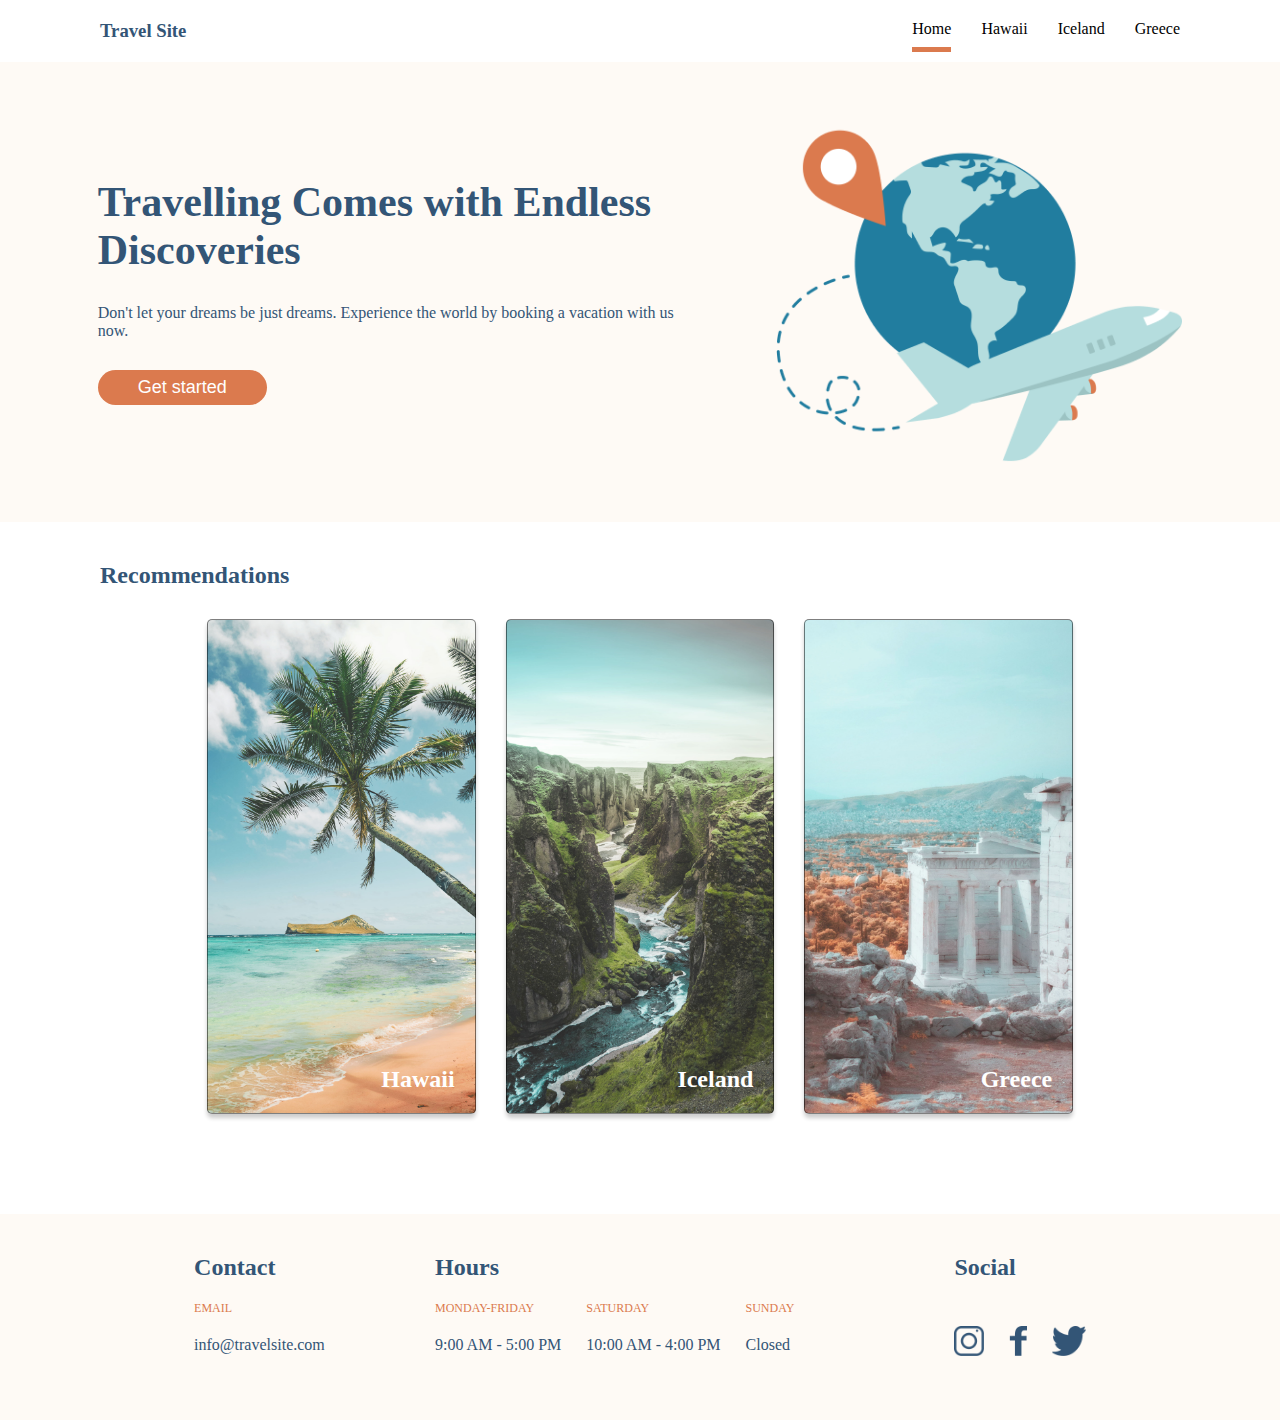
<file: index.html>
<!DOCTYPE html>
<html lang="en">
  <head>
    <meta charset="UTF-8" />
    <meta http-equiv="X-UA-Compatible" content="IE=edge" />
    <meta name="viewport" content="width=device-width, initial-scale=1.0" />
    <link rel="stylesheet" type="text/css" href="./css/global.css" />
    <link rel="stylesheet" type="text/css" href="./css/main.css" />
    <title>Travel Site - Packing Is Your Second Job</title>
  </head>
  <body>
    <header>
      <!-- Main Navigation -->
      <nav class="main-nav">
        <!-- Travel Site Logo -->
        <h3><a href="./index.html">Travel Site</a></h3>
        <ul class="main-nav__links">
          <!-- Destination Pages -->
          <li>
            <a class="main-nav--active-page" href="./index.html">Home</a>
          </li>
          <li><a href="./pages/hawaii.html">Hawaii</a></li>
          <li><a href="./pages/iceland.html">Iceland</a></li>
          <li><a href="./pages/greece.html">Greece</a></li>
        </ul>
      </nav>
      <section class="nav-hero">
        <!-- Hero Content -->
        <div class="nav-hero__content">
          <h1>Travelling Comes with Endless Discoveries</h1>
          <p>
            Don't let your dreams be just dreams. Experience the world by
            booking a vacation with us now.
          </p>
          <button class="nav-hero__button">
            <a href="./pages/contact-us.html">Get started</a>
          </button>
        </div>
        <!-- Hero Image -->
        <img
          class="nav-hero__image"
          src="./assets/images/hero.png"
          alt="Airplane Around The Globe"
        />
      </section>
    </header>
    <main>
      <!--Destination Cards -->
      <h2>Recommendations</h2>
      <div class="destination-container">
        <!-- Hawaii -->
        <a href="./pages/hawaii.html">
          <div class="destination-card destination-card--hawaii">
            <h2>Hawaii</h2>
          </div>
        </a>
        <!-- Iceland -->
        <a href="./pages/iceland.html">
          <div class="destination-card destination-card--iceland">
            <h2>Iceland</h2>
          </div>
        </a>
        <!-- Greece -->
        <a href="./pages/greece.html">
          <div class="destination-card destination-card--greece">
            <h2>Greece</h2>
          </div>
        </a>
      </div>
    </main>
    <!-- Company Info -->
    <footer>
      <!-- Company Info Container -->
      <div class="company-info-container">
        <!-- Company Contact -->
        <div class="company-info">
          <h2>Contact</h2>
          <ul class="company-info__contact">
            <li>Email</li>
            <li>info@travelsite.com</li>
          </ul>
        </div>
        <!-- Company Hours -->
        <div class="company-info__days">
          <h2>Hours</h2>
          <div class="company-info__hours-container">
            <!-- Monday - Friday -->
            <ul class="company-info__hours">
              <li>Monday-Friday</li>
              <li>9:00 AM - 5:00 PM</li>
            </ul>
            <!-- Saturday -->
            <ul class="company-info__hours">
              <li>Saturday</li>
              <li>10:00 AM - 4:00 PM</li>
            </ul>
            <!-- Sunday -->
            <ul class="company-info__hours">
              <li>Sunday</li>
              <li>Closed</li>
            </ul>
          </div>
        </div>
        <!-- Social Media -->
        <div class="company-info">
          <h2>Social</h2>
          <ul class="company-info__social-media">
            <!-- Instagram -->
            <li>
              <a href="https://www.instagram.com">
                <img src="./assets/icons/instagram.png" alt="Instagram" />
              </a>
            </li>
            <!-- Facebook -->
            <li>
              <a href="https://www.facebook.com">
                <img src="./assets/icons/facebook.png" alt="Facebook" />
              </a>
            </li>
            <!-- Twitter -->
            <li>
              <a href="https://www.twitter.com">
                <img src="./assets/icons/twitter.png" alt="Twitter" />
              </a>
            </li>
          </ul>
        </div>
      </div>
    </footer>
  </body>
</html>
</file>
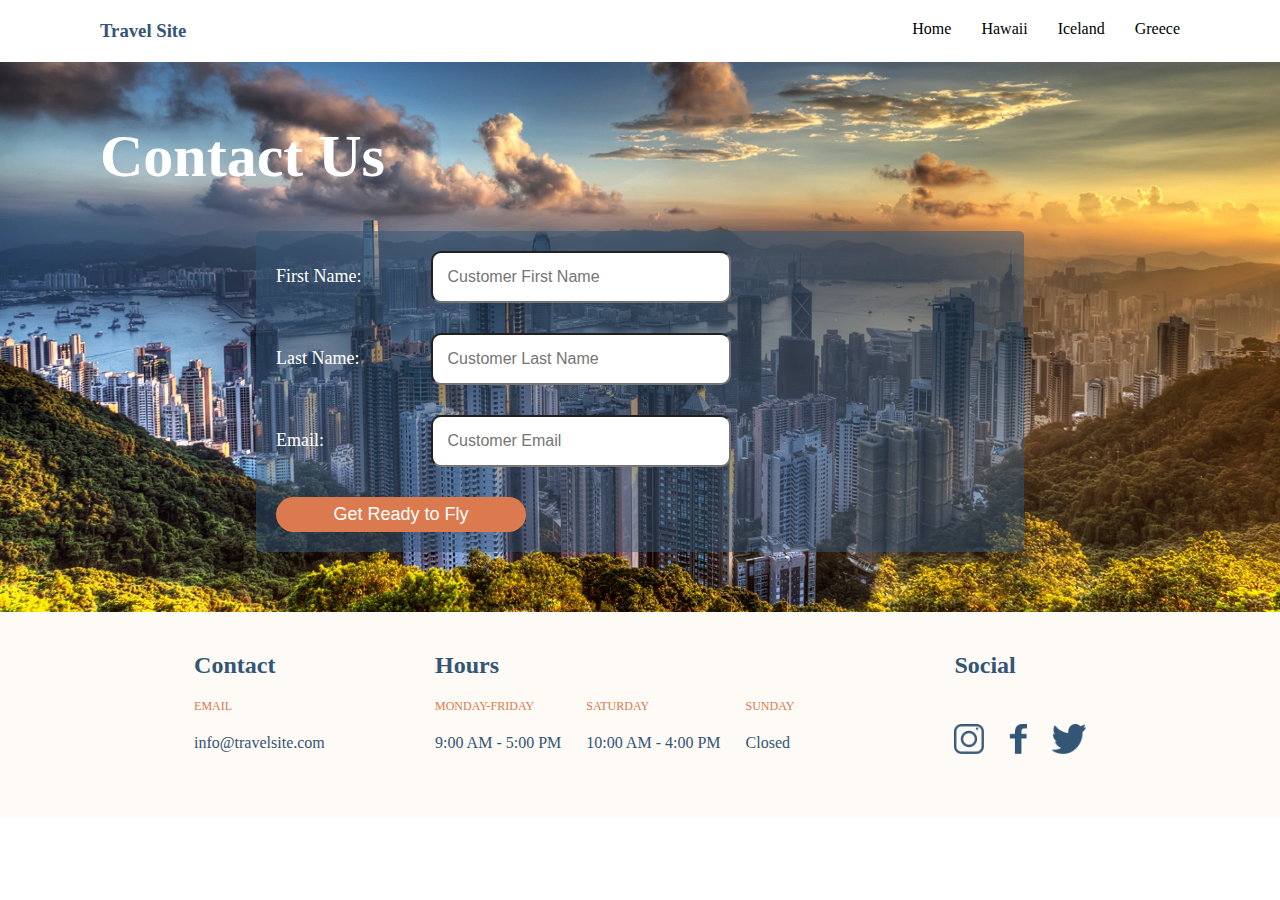
<file: pages/contact-us.html>
<!DOCTYPE html>
<html lang="en">
  <head>
    <meta charset="UTF-8" />
    <meta http-equiv="X-UA-Compatible" content="IE=edge" />
    <meta name="viewport" content="width=device-width, initial-scale=1.0" />
    <link rel="stylesheet" type="text/css" href="../css/global.css" />
    <link rel="stylesheet" type="text/css" href="../css/form.css" />
    <title>Travel Site - Contact Us</title>
  </head>
  <body>
    <header>
      <nav class="main-nav">
        <!-- Travel Site Logo -->
        <h3><a href="../index.html">Travel Site</a></h3>
        <ul class="main-nav__links">
          <!-- Destination Pages -->
          <li><a href="../index.html">Home</a></li>
          <li><a href="hawaii.html">Hawaii</a></li>
          <li><a href="iceland.html">Iceland</a></li>
          <li><a href="greece.html">Greece</a></li>
        </ul>
      </nav>
    </header>
    <!-- Form -->
    <main class="contact-us contact-us--hong-kong">
      <h1>Contact Us</h1>
      <form class="contact-us__form">
        <!-- First Name -->
        <ul>
          <li class="contact-us__cx-info">
            <label for="first-name">First Name: </label>
            <input
              type="text"
              id="first-name"
              placeholder="Customer First Name"
            />
          </li>
        </ul>

        <!-- Last name -->
        <ul>
          <li class="contact-us__cx-info">
            <label for="last-name">Last Name: </label>
            <input
              type="text"
              id="last-name"
              placeholder="Customer Last Name"
            />
          </li>
        </ul>
        <!-- Email -->
        <ul>
          <li class="contact-us__cx-info">
            <label for="last-name">Email: </label>
            <input type="text" id="last-name" placeholder="Customer Email" />
          </li>
        </ul>
        <button class="contact-us__button">
          <p>Get Ready to Fly</p>
        </button>
      </form>
    </main>
    <!-- Company Info -->
    <footer>
      <!-- Company Info Container -->
      <div class="company-info-container">
        <!-- Company Contact -->
        <div class="company-info">
          <h2>Contact</h2>
          <ul class="company-info__contact">
            <li>Email</li>
            <li>info@travelsite.com</li>
          </ul>
        </div>
        <!-- Company Hours -->
        <div class="company-info__days">
          <h2>Hours</h2>
          <div class="company-info__hours-container">
            <!-- Monday - Friday -->
            <ul class="company-info__hours">
              <li>Monday-Friday</li>
              <li>9:00 AM - 5:00 PM</li>
            </ul>
            <!-- Saturday -->
            <ul class="company-info__hours">
              <li>Saturday</li>
              <li>10:00 AM - 4:00 PM</li>
            </ul>
            <!-- Sunday -->
            <ul class="company-info__hours">
              <li>Sunday</li>
              <li>Closed</li>
            </ul>
          </div>
        </div>
        <!-- Social Media -->
        <div class="company-info">
          <h2>Social</h2>
          <ul class="company-info__social-media">
            <!-- Instagram -->
            <li>
              <a href="https://www.instagram.com">
                <img src="../assets/icons/instagram.png" alt="Instagram" />
              </a>
            </li>
            <!-- Facebook -->
            <li>
              <a href="https://www.facebook.com">
                <img src="../assets/icons/facebook.png" alt="Facebook" />
              </a>
            </li>
            <!-- Twitter -->
            <li>
              <a href="https://www.twitter.com">
                <img src="../assets/icons/twitter.png" alt="Twitter" />
              </a>
            </li>
          </ul>
        </div>
      </div>
    </footer>
  </body>
</html>
</file>
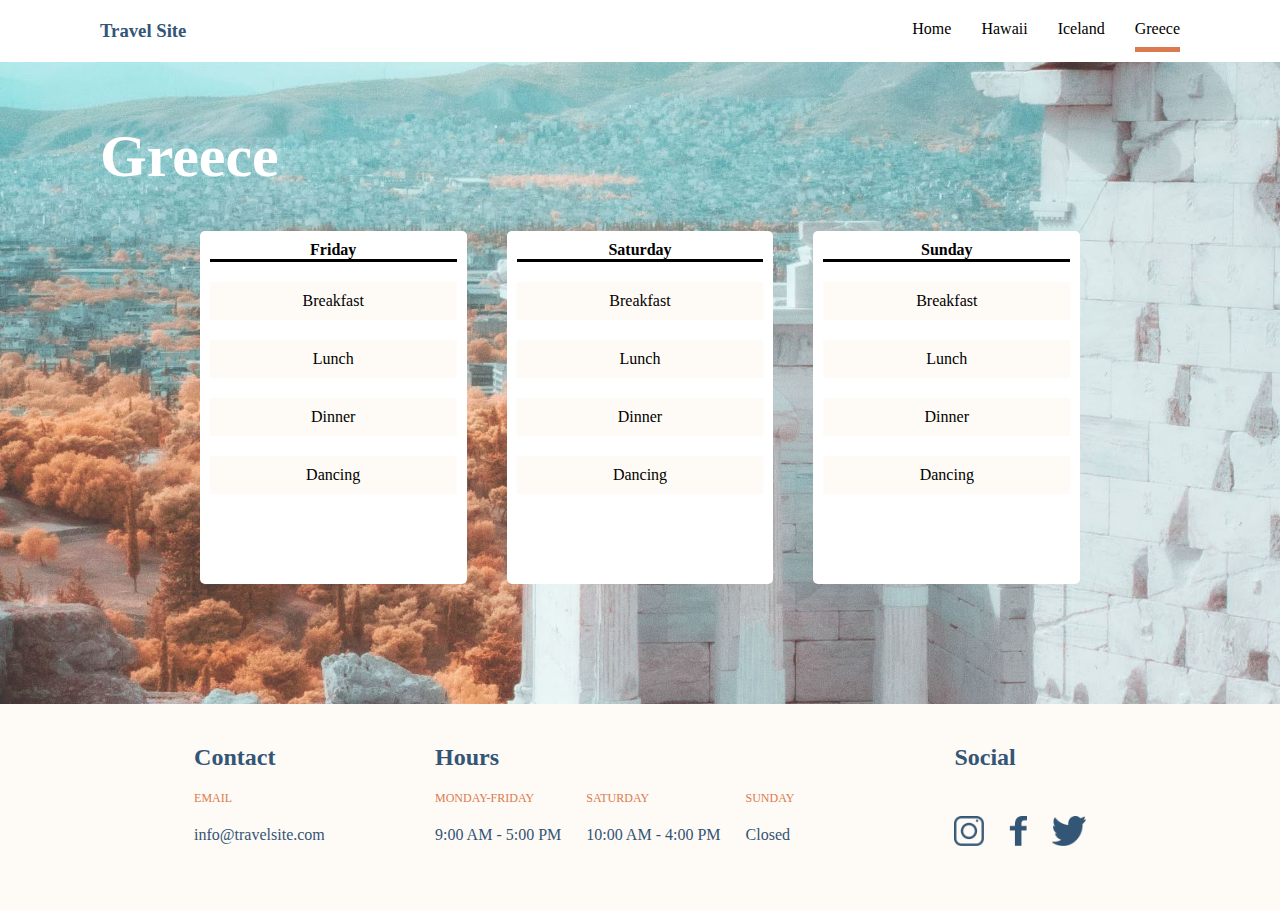
<file: pages/greece.html>
<!DOCTYPE html>
<html lang="en">
	<head>
		<meta charset="UTF-8" />
		<meta http-equiv="X-UA-Compatible" content="IE=edge" />
		<meta name="viewport" content="width=device-width, initial-scale=1.0" />
		<link rel="stylesheet" type="text/css" href="../css/global.css" />
		<link rel="stylesheet" type="text/css" href="../css/destinations.css" />
		<title>Travel Site - Greece</title>
	</head>
	<body>
		<header>
			<!-- Main Navigation -->
			<nav class="main-nav">
				<!-- Travel Site Logo -->
				<h3><a href="../index.html">Travel Site</a></h3>
				<ul class="main-nav__links">
					<!-- Destination Pages -->
					<li><a href="../index.html">Home</a></li>
					<li><a href="../pages/hawaii.html">Hawaii</a></li>
					<li><a href="../pages/iceland.html">Iceland</a></li>
					<li>
						<a class="main-nav--active-page" href="../pages/greece.html">Greece</a>
					</li>
				</ul>
			</nav>
		</header>
		<main class="destination destination--greece">
			<h1>Greece</h1>
			<div class="destination-container">
				<div class="destination__card">
					<p>Friday</p>
					<ul class="destination__card-activity">
						<li>Breakfast</li>
						<li>Lunch</li>
						<li>Dinner</li>
						<li>Dancing</li>
					</ul>
				</div>
				<div class="destination__card">
					<p>Saturday</p>
					<ul class="destination__card-activity">
						<li>Breakfast</li>
						<li>Lunch</li>
						<li>Dinner</li>
						<li>Dancing</li>
					</ul>
				</div>
				<div class="destination__card">
					<p>Sunday</p>
					<ul class="destination__card-activity">
						<li>Breakfast</li>
						<li>Lunch</li>
						<li>Dinner</li>
						<li>Dancing</li>
					</ul>
				</div>
			</div>
		</main>
		<!-- Company Info -->
		<footer>
			<!-- Company Info Container -->
			<div class="company-info-container">
				<!-- Company Contact -->
				<div class="company-info">
					<h2>Contact</h2>
					<ul class="company-info__contact">
						<li>Email</li>
						<li>info@travelsite.com</li>
					</ul>
				</div>
				<!-- Company Hours -->
				<div class="company-info__days">
					<h2>Hours</h2>
					<div class="company-info__hours-container">
						<!-- Monday - Friday -->
						<ul class="company-info__hours">
							<li>Monday-Friday</li>
							<li>9:00 AM - 5:00 PM</li>
						</ul>
						<!-- Saturday -->
						<ul class="company-info__hours">
							<li>Saturday</li>
							<li>10:00 AM - 4:00 PM</li>
						</ul>
						<!-- Sunday -->
						<ul class="company-info__hours">
							<li>Sunday</li>
							<li>Closed</li>
						</ul>
					</div>
				</div>
				<!-- Social Media -->
				<div class="company-info">
					<h2>Social</h2>
					<ul class="company-info__social-media">
						<!-- Instagram -->
						<li>
							<a href="https://www.instagram.com">
								<img src="../assets/icons/instagram.png" alt="Instagram" />
							</a>
						</li>
						<!-- Facebook -->
						<li>
							<a href="https://www.facebook.com">
								<img src="../assets/icons/facebook.png" alt="Facebook" />
							</a>
						</li>
						<!-- Twitter -->
						<li>
							<a href="https://www.twitter.com">
								<img src="../assets/icons/twitter.png" alt="Twitter" />
							</a>
						</li>
					</ul>
				</div>
			</div>
		</footer>
	</body>
</html>
</file>
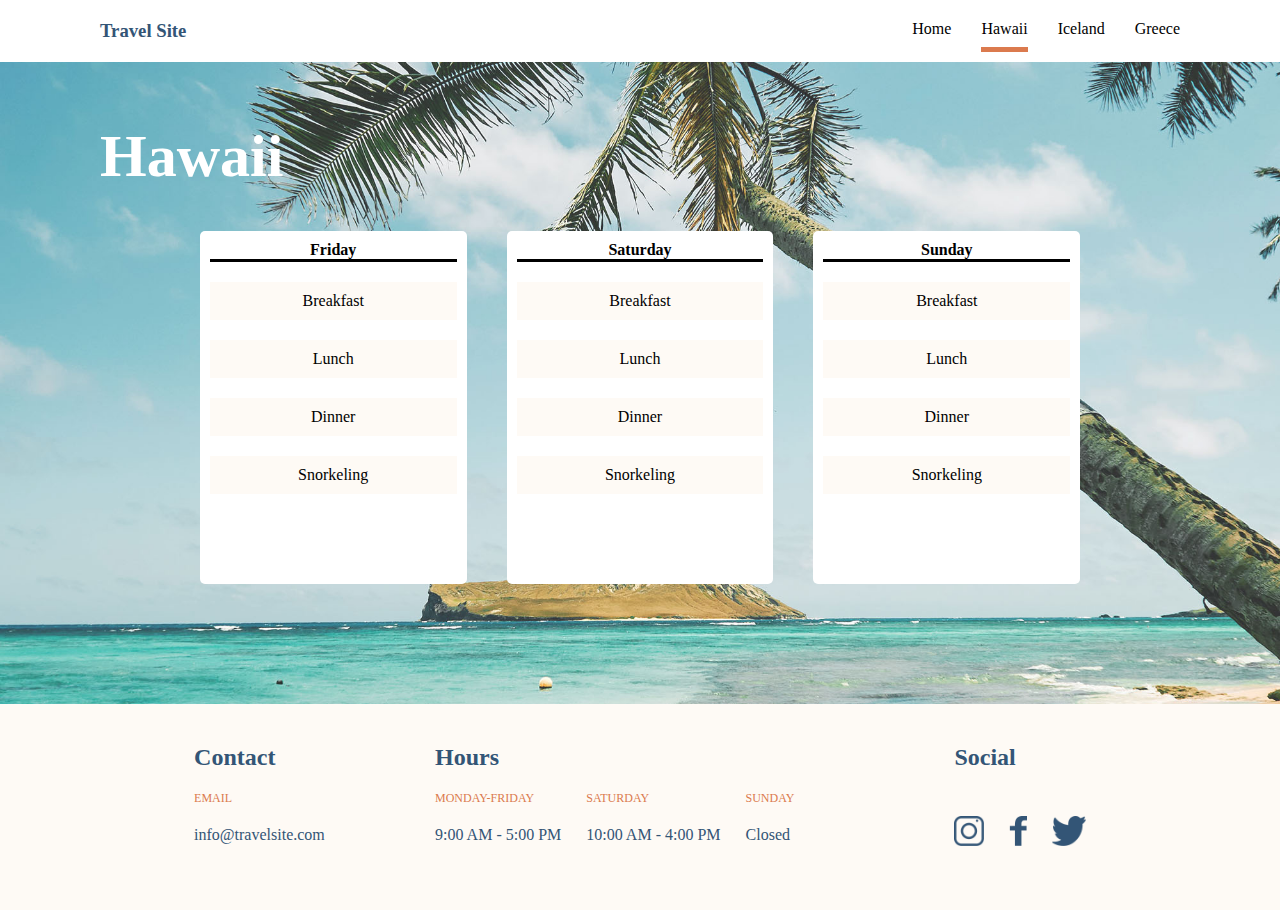
<file: pages/hawaii.html>
<!DOCTYPE html>
<html lang="en">
	<head>
		<meta charset="UTF-8" />
		<meta http-equiv="X-UA-Compatible" content="IE=edge" />
		<meta name="viewport" content="width=device-width, initial-scale=1.0" />
		<link rel="stylesheet" type="text/css" href="../css/global.css" />
		<link rel="stylesheet" type="text/css" href="../css/destinations.css" />
		<title>Travel Site - Hawaii</title>
	</head>
	<body>
		<header>
			<!-- Main Navigation -->
			<nav class="main-nav">
				<!-- Travel Site Logo -->
				<h3><a href="../index.html">Travel Site</a></h3>
				<ul class="main-nav__links">
					<!-- Destination Pages -->
					<li><a href="../index.html">Home</a></li>
					<!-- Active Page -->
					<li>
						<a class="main-nav--active-page" href="../pages/hawaii.html">Hawaii</a>
					</li>
					<li><a href="../pages/iceland.html">Iceland</a></li>
					<li><a href="../pages/greece.html">Greece</a></li>
				</ul>
			</nav>
		</header>
		<main class="destination destination--hawaii">
			<h1>Hawaii</h1>
			<div class="destination-container">
				<!-- Friday -->
				<div class="destination__card">
					<p>Friday</p>
					<ul class="destination__card-activity">
						<li>Breakfast</li>
						<li>Lunch</li>
						<li>Dinner</li>
						<li>Snorkeling</li>
					</ul>
				</div>
				<!-- Saturday -->
				<div class="destination__card">
					<p>Saturday</p>
					<ul class="destination__card-activity">
						<li>Breakfast</li>
						<li>Lunch</li>
						<li>Dinner</li>
						<li>Snorkeling</li>
					</ul>
				</div>
				<!-- Sunday -->
				<div class="destination__card">
					<p>Sunday</p>
					<ul class="destination__card-activity">
						<li>Breakfast</li>
						<li>Lunch</li>
						<li>Dinner</li>
						<li>Snorkeling</li>
					</ul>
				</div>
			</div>
		</main>
		<!-- Company Info -->
		<footer>
			<!-- Company Info Container -->
			<div class="company-info-container">
				<!-- Company Contact -->
				<div class="company-info">
					<h2>Contact</h2>
					<ul class="company-info__contact">
						<li>Email</li>
						<li>info@travelsite.com</li>
					</ul>
				</div>
				<!-- Company Hours -->
				<div class="company-info__days">
					<h2>Hours</h2>
					<div class="company-info__hours-container">
						<!-- Monday - Friday -->
						<ul class="company-info__hours">
							<li>Monday-Friday</li>
							<li>9:00 AM - 5:00 PM</li>
						</ul>
						<!-- Saturday -->
						<ul class="company-info__hours">
							<li>Saturday</li>
							<li>10:00 AM - 4:00 PM</li>
						</ul>
						<!-- Sunday -->
						<ul class="company-info__hours">
							<li>Sunday</li>
							<li>Closed</li>
						</ul>
					</div>
				</div>
				<!-- Social Media -->
				<div class="company-info">
					<h2>Social</h2>
					<ul class="company-info__social-media">
						<!-- Instagram -->
						<li>
							<a href="https://www.instagram.com">
								<img src="../assets/icons/instagram.png" alt="Instagram" />
							</a>
						</li>
						<!-- Facebook -->
						<li>
							<a href="https://www.facebook.com">
								<img src="../assets/icons/facebook.png" alt="Facebook" />
							</a>
						</li>
						<!-- Twitter -->
						<li>
							<a href="https://www.twitter.com">
								<img src="../assets/icons/twitter.png" alt="Twitter" />
							</a>
						</li>
					</ul>
				</div>
			</div>
		</footer>
	</body>
</html>
</file>
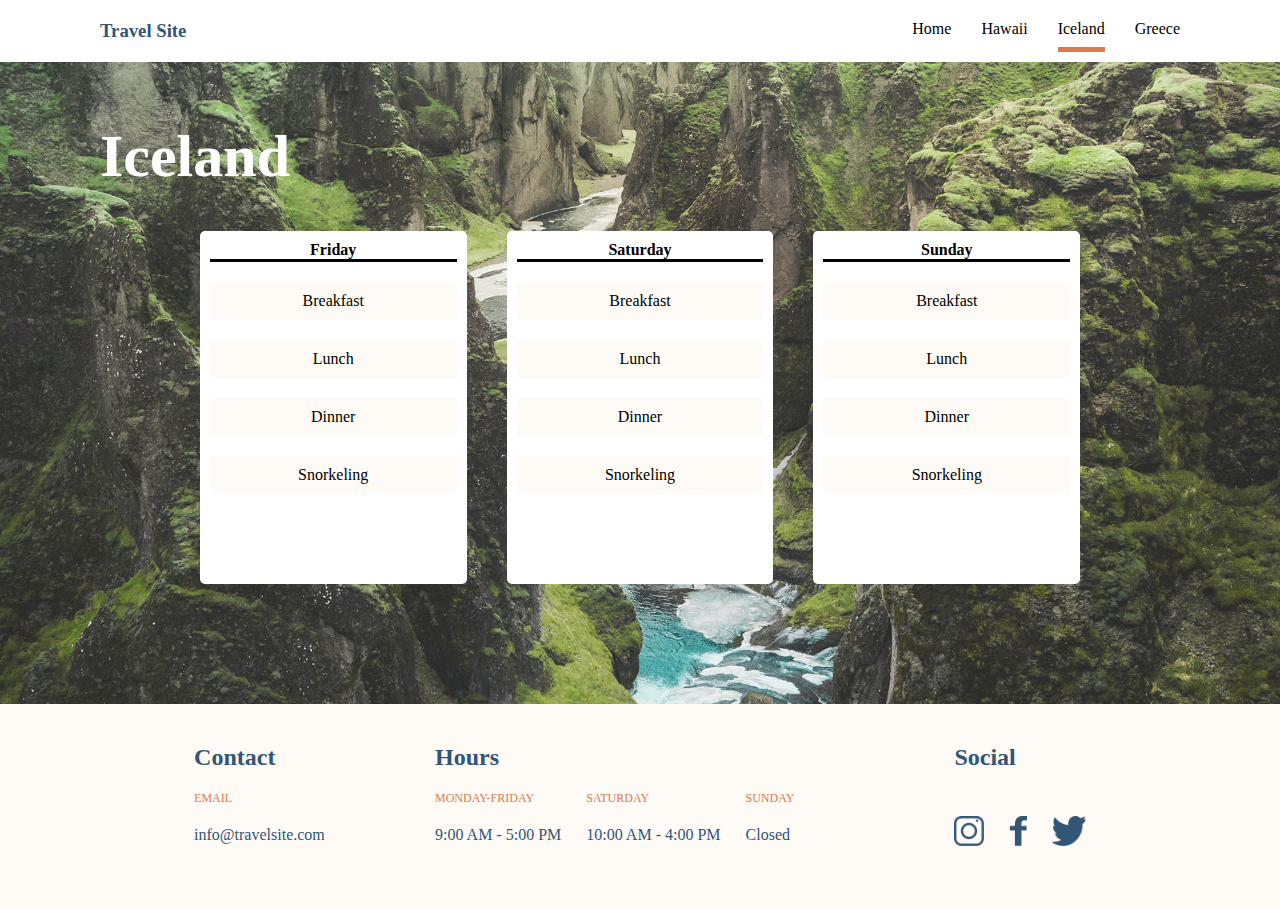
<file: pages/iceland.html>
<!DOCTYPE html>
<html lang="en">
	<head>
		<meta charset="UTF-8" />
		<meta http-equiv="X-UA-Compatible" content="IE=edge" />
		<meta name="viewport" content="width=device-width, initial-scale=1.0" />
		<link rel="stylesheet" type="text/css" href="../css/global.css" />
		<link rel="stylesheet" type="text/css" href="../css/destinations.css" />
		<title>Travel Site - Iceland</title>
	</head>
	<body>
		<header>
			<!-- Main Navigation -->
			<nav class="main-nav">
				<!-- Travel Site Logo -->
				<h3><a href="../index.html">Travel Site</a></h3>
				<ul class="main-nav__links">
					<!-- Destination Pages -->
					<li><a href="../index.html">Home</a></li>
					<li><a href="../pages/hawaii.html">Hawaii</a></li>
					<li>
						<a class="main-nav--active-page" href="../pages/iceland.html">Iceland</a>
					</li>
					<li><a href="../pages/greece.html">Greece</a></li>
				</ul>
			</nav>
		</header>
		<main class="destination destination--iceland">
			<h1>Iceland</h1>
			<div class="destination-container">
				<!-- Friday -->
				<div class="destination__card">
					<p>Friday</p>
					<ul class="destination__card-activity">
						<li>Breakfast</li>
						<li>Lunch</li>
						<li>Dinner</li>
						<li>Snorkeling</li>
					</ul>
				</div>
				<!-- Saturday -->
				<div class="destination__card">
					<p>Saturday</p>
					<ul class="destination__card-activity">
						<li>Breakfast</li>
						<li>Lunch</li>
						<li>Dinner</li>
						<li>Snorkeling</li>
					</ul>
				</div>
				<!-- Sunday -->
				<div class="destination__card">
					<p>Sunday</p>
					<ul class="destination__card-activity">
						<li>Breakfast</li>
						<li>Lunch</li>
						<li>Dinner</li>
						<li>Snorkeling</li>
					</ul>
				</div>
			</div>
		</main>
		<!-- Company Info -->
		<footer>
			<!-- Company Info Container -->
			<div class="company-info-container">
				<!-- Company Contact -->
				<div class="company-info">
					<h2>Contact</h2>
					<ul class="company-info__contact">
						<li>Email</li>
						<li>info@travelsite.com</li>
					</ul>
				</div>
				<!-- Company Hours -->
				<div class="company-info__days">
					<h2>Hours</h2>
					<div class="company-info__hours-container">
						<!-- Monday - Friday -->
						<ul class="company-info__hours">
							<li>Monday-Friday</li>
							<li>9:00 AM - 5:00 PM</li>
						</ul>
						<!-- Saturday -->
						<ul class="company-info__hours">
							<li>Saturday</li>
							<li>10:00 AM - 4:00 PM</li>
						</ul>
						<!-- Sunday -->
						<ul class="company-info__hours">
							<li>Sunday</li>
							<li>Closed</li>
						</ul>
					</div>
				</div>
				<!-- Social Media -->
				<div class="company-info">
					<h2>Social</h2>
					<ul class="company-info__social-media">
						<!-- Instagram -->
						<li>
							<a href="https://www.instagram.com">
								<img src="../assets/icons/instagram.png" alt="Instagram" />
							</a>
						</li>
						<!-- Facebook -->
						<li>
							<a href="https://www.facebook.com">
								<img src="../assets/icons/facebook.png" alt="Facebook" />
							</a>
						</li>
						<!-- Twitter -->
						<li>
							<a href="https://www.twitter.com">
								<img src="../assets/icons/twitter.png" alt="Twitter" />
							</a>
						</li>
					</ul>
				</div>
			</div>
		</footer>
	</body>
</html>
</file>
<file: css/global.css>
:root {
  font-size: 10px;
}

* {
  margin: 0px;
  padding: 0px;
  box-sizing: border-box;
}

body {
  font-family: "Verdana";
  font-size: 1.6rem;
}
/* h1, h2, h3 color */
:is(h1, h2),
.main-nav > h3 > a {
  color: #335576;
}

/* Navigation  */
.main-nav {
  display: flex;
  justify-content: space-between;
  background-color: #fff;
  padding: 2rem;
  margin: 0rem 8rem;
}

/* Removes underline all links in nav */
.main-nav a {
  text-decoration: none;
}

/* Column-gap adjusts spacing between nav links */
.main-nav__links {
  display: flex;
  justify-content: space-evenly;
  list-style-type: none;
  column-gap: 3rem;
}

.main-nav__links a {
  color: #000;
}
/* Active Page Modifier */
.main-nav--active-page {
  border-bottom: 0.5rem solid #db7a4e;
  padding-bottom: 1rem;
}

/* Destination and Contact Form */
:is(.destination, .contact-us) {
  padding: 6rem;
  background-position: 20% 52%;
  background-size: cover;
}

/* Destination and Contact Form Heading */
:is(.destination, .contact-us) > h1 {
  font-size: 6rem;
  color: #fff;
  margin-left: 4rem;
  margin-bottom: 4rem;
}

/* Footer */
footer {
  background-color: #fefaf5;
}

.company-info-container {
  display: flex;
  justify-content: space-around;
  width: 75vw;
  margin: auto;
  padding: 4rem 0px 6rem;
  color: #335576;
}

/* Company Info & Social Media - Width */
.company-info:first-child {
  flex-basis: 18%;
}

/* Company Hours - Width */
.company-info__days {
  flex-basis: 47%;
}

/* Daily Hours, Hours, contact */
:is(.company-info__contact, .company-info__hours, .company-info__social-media) {
  list-style: none;
  margin-top: 2rem;
}

/* Makes the Store Info and Social Media Cards flex-direction: row */
:is(.company-info__hours-container, .company-info__social-media) {
  display: flex;
  column-gap: 2.5rem;
}

/* company-info__contact a Targets the first li element */
:is(.company-info__contact, .company-info__hours) > li:first-child {
  font-size: 1.2rem;
  color: #db7a4e;
  margin-bottom: 2rem;
  text-transform: uppercase;
}

/* Social Media Images */
ul.company-info__social-media img {
  min-width: 1.8rem;
  max-height: 3rem;
}

.company-info:last-child > h2 {
  margin-bottom: 4.5rem;
}
</file>
<file: css/main.css>
/* Hero Section */
.nav-hero {
  display: flex;
  justify-content: space-around;
  align-items: center;
  background-color: #fefaf5;
  padding: 6rem;
  margin: auto;
}

/* Hero Content Container */
.nav-hero__content {
  min-width: 35%;
  max-width: 52%;
}

/* Hero Content - Content*/
.nav-hero__content > h1 {
  font-size: 4.2rem;
  margin-bottom: 3rem;
}

.nav-hero__content p {
  color: #335576;
  margin-bottom: 3rem;
}

/* Hero-Image */
.nav-hero__image {
  max-width: 35%;
  min-width: 25%;
}

/* Hero - Get Started Button */
.nav-hero__button {
  background-color: #db7a4e;
  font-size: 1.8rem;
  padding: 0.7rem 4rem;
  border-radius: 3rem;
  border: none;
  cursor: pointer;
}

.nav-hero__button a {
  text-decoration: none;
  color: #fff;
}

/* Recommendations */
main {
  padding: 4rem;
  margin: 0rem 6rem;
}

main > h2 {
  margin-bottom: 3rem;
}

/* Destination Card */
.destination-container {
  display: flex;
  justify-content: center;
  align-items: center;
  margin: auto;
  column-gap: 3rem;
}

.destination-container > a {
  text-decoration: none;
  cursor: pointer;
}

/* Destination Card */
.destination-card {
  display: flex;
  justify-content: flex-end;
  align-items: flex-end;
  width: 21vw;
  height: 55vh;
  /* Border */
  /* width / style / color */
  border: 0.1rem solid rgba(0 0 0 / 0.5);
  /* Box-Shadow */
  /* x-axis / y-axis - blur - radius - color / opacity */
  box-shadow: 0rem 0.4rem 0.4rem rgba(0 0 0 / 0.2);
  border-radius: 0.5rem;
  background-size: cover;
  background-position: center;
  background-repeat: no-repeat;
  margin-bottom: 6rem;
}

/* Destination Card Heading */
.destination-card > h2 {
  color: #fff;
  margin: 2rem;
}

/* Hawaii Background */
.destination-card--hawaii {
  background-image: url("../assets/images/hawaii.jpg");
}

/* Iceland background */
.destination-card--iceland {
  background-image: url("../assets/images/iceland.jpg");
}

/* Greece Background */
.destination-card--greece {
  background-image: url("../assets/images/greece.jpg");
}
</file>
<file: css/form.css>
/* Contact form - Background */
.contact-us--hong-kong {
  background-image: url("../assets/images/hk.jpg");
}

/* Contact Form Container */
.contact-us__form {
  display: flex;
  flex-direction: column;
  font-size: 1.8rem;
  background-color: rgba(51 85 118 / 0.5);
  color: white;
  margin: auto;
  width: 60vw;
  border-radius: 0.5rem;
  row-gap: 3rem;
  padding: 2rem;
}

.contact-us__cx-info {
  list-style: none;
}

.contact-us__cx-info > label {
  display: inline-block;
  width: 15rem;
}

.contact-us__cx-info > input {
  padding: 1.5rem;
  width: 30rem;
  border-radius: 10px;
  font-size: 1.6rem;
  color: rgba(51 85 118);
}

.contact-us__cx-info > input:focus {
  background-color: #fefaf5;
  color: rgba(51 85 118);
  font-size: 2rem;
}

/* Contact Form - Button */
.contact-us__button {
  color: white;
  background-color: #db7a4e;
  font-size: 1.8rem;
  padding: 0.7rem 4rem;
  border-radius: 3rem;
  border: none;
  cursor: pointer;
  width: 25rem;
}
</file>
<file: css/destinations.css>
/* Destination Backgrounds */
/* Hawaii */
.destination--hawaii {
  background-image: url("../assets/images/hawaii.jpg");
}

/* Iceland */
.destination--iceland {
  background-image: url("../assets/images/iceland.jpg");
}

/* Greece */
.destination--greece {
  background-image: url("../assets/images/greece.jpg");
}

/* Itinerary Cards Container*/
.destination-container {
  display: flex;
  justify-content: center;
  margin: auto;
  column-gap: 4rem;
}

/* Itinerary Cards   */
.destination__card {
  width: 23%;
  background-color: #fff;
  text-align: center;
  margin-bottom: 6rem;
  padding: 1rem;
  border-radius: 0.5rem;
}

.destination__card > p {
  font-weight: 700;
  border-bottom: 0.3rem solid #000;
}

.destination__card-activity > li {
  background-color: #fefaf5;
  list-style: none;
  padding: 1rem 2rem;
  margin-top: 2rem;
}

.destination__card-activity > li:last-child {
  margin-bottom: 8rem;
}
</file>
